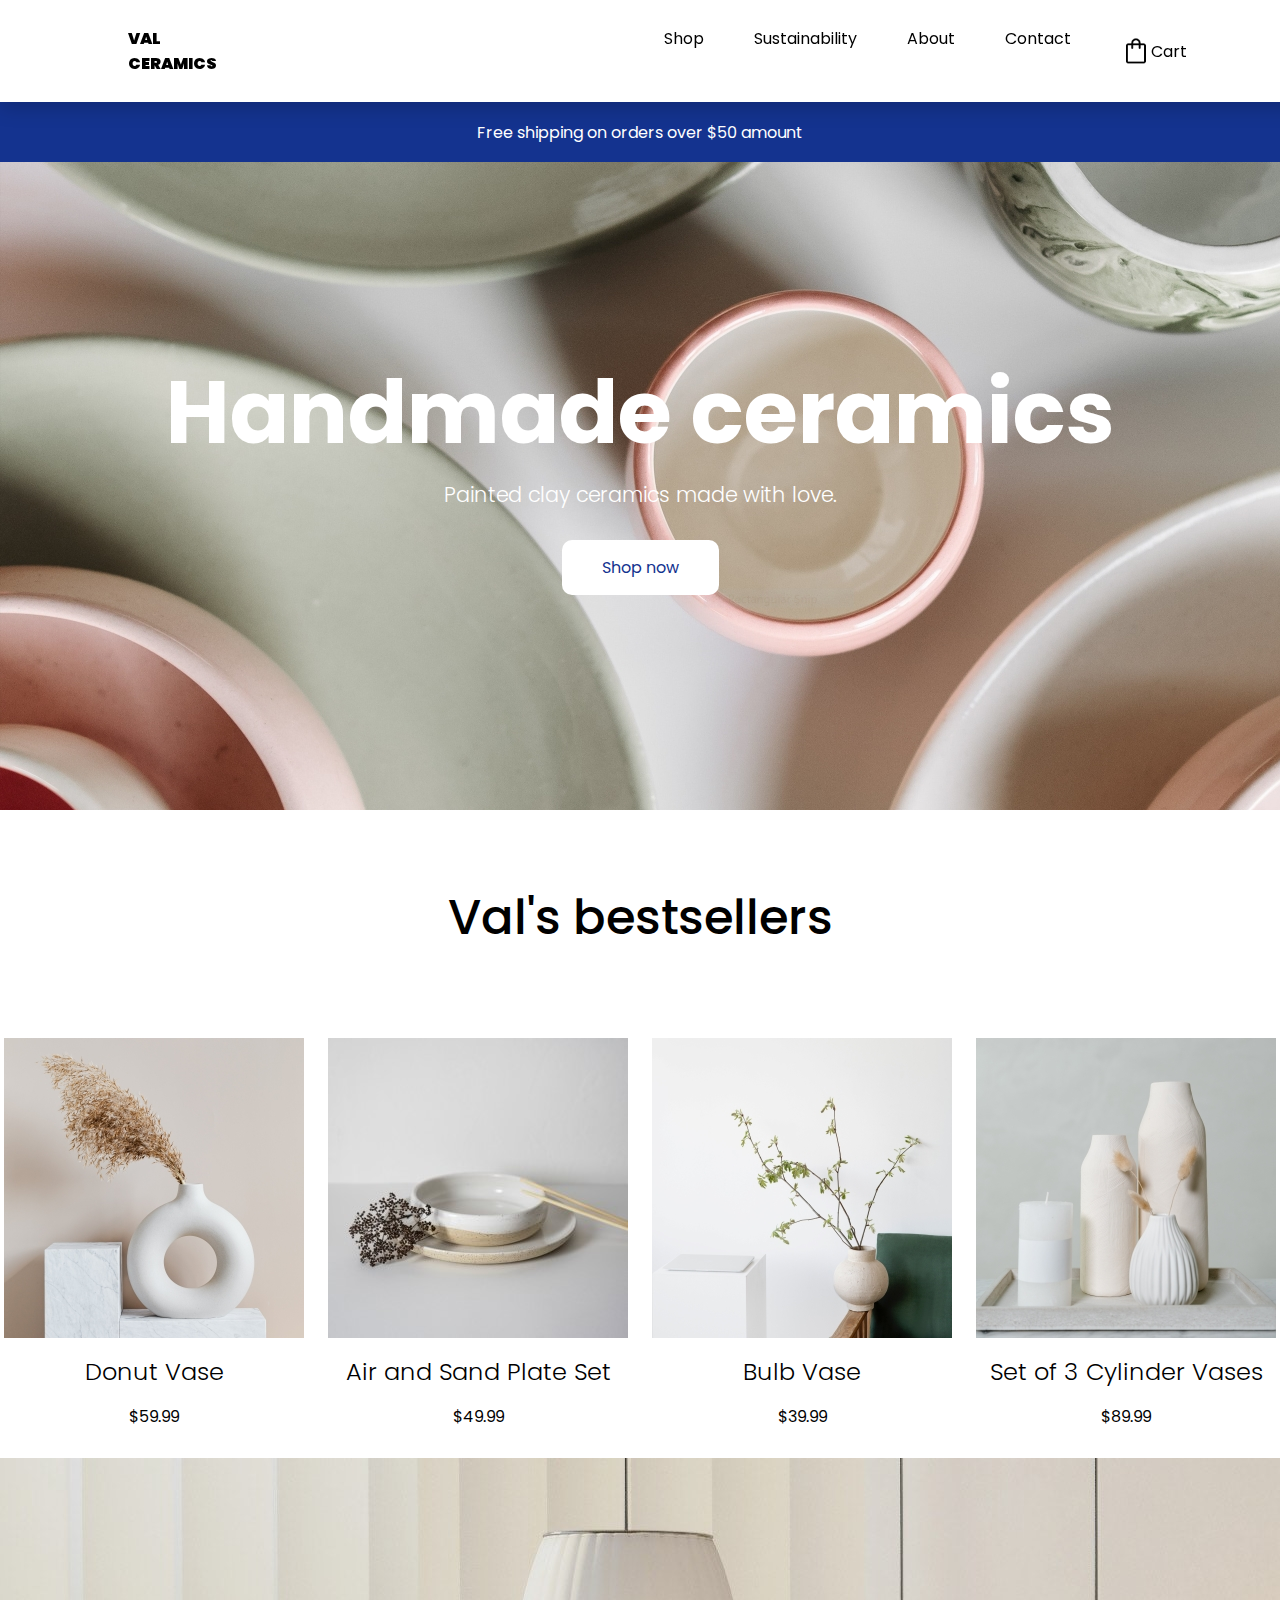
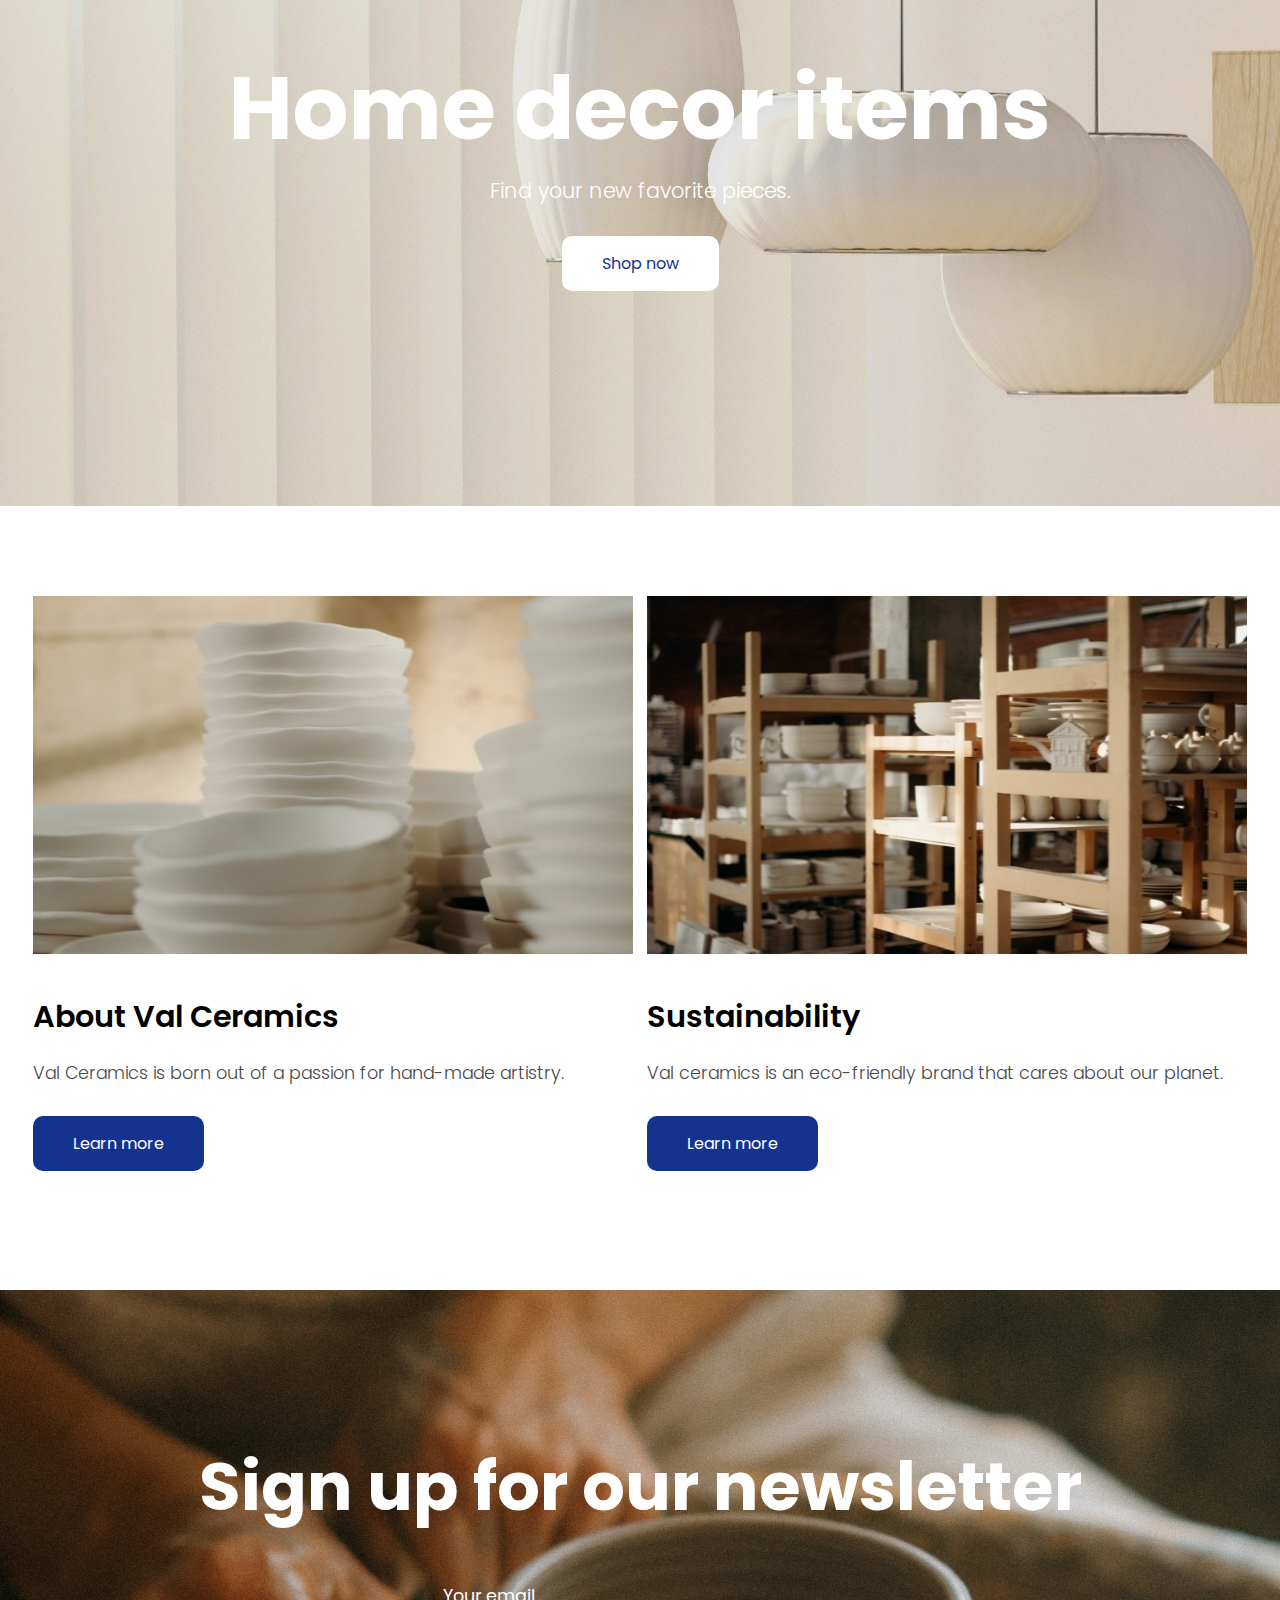
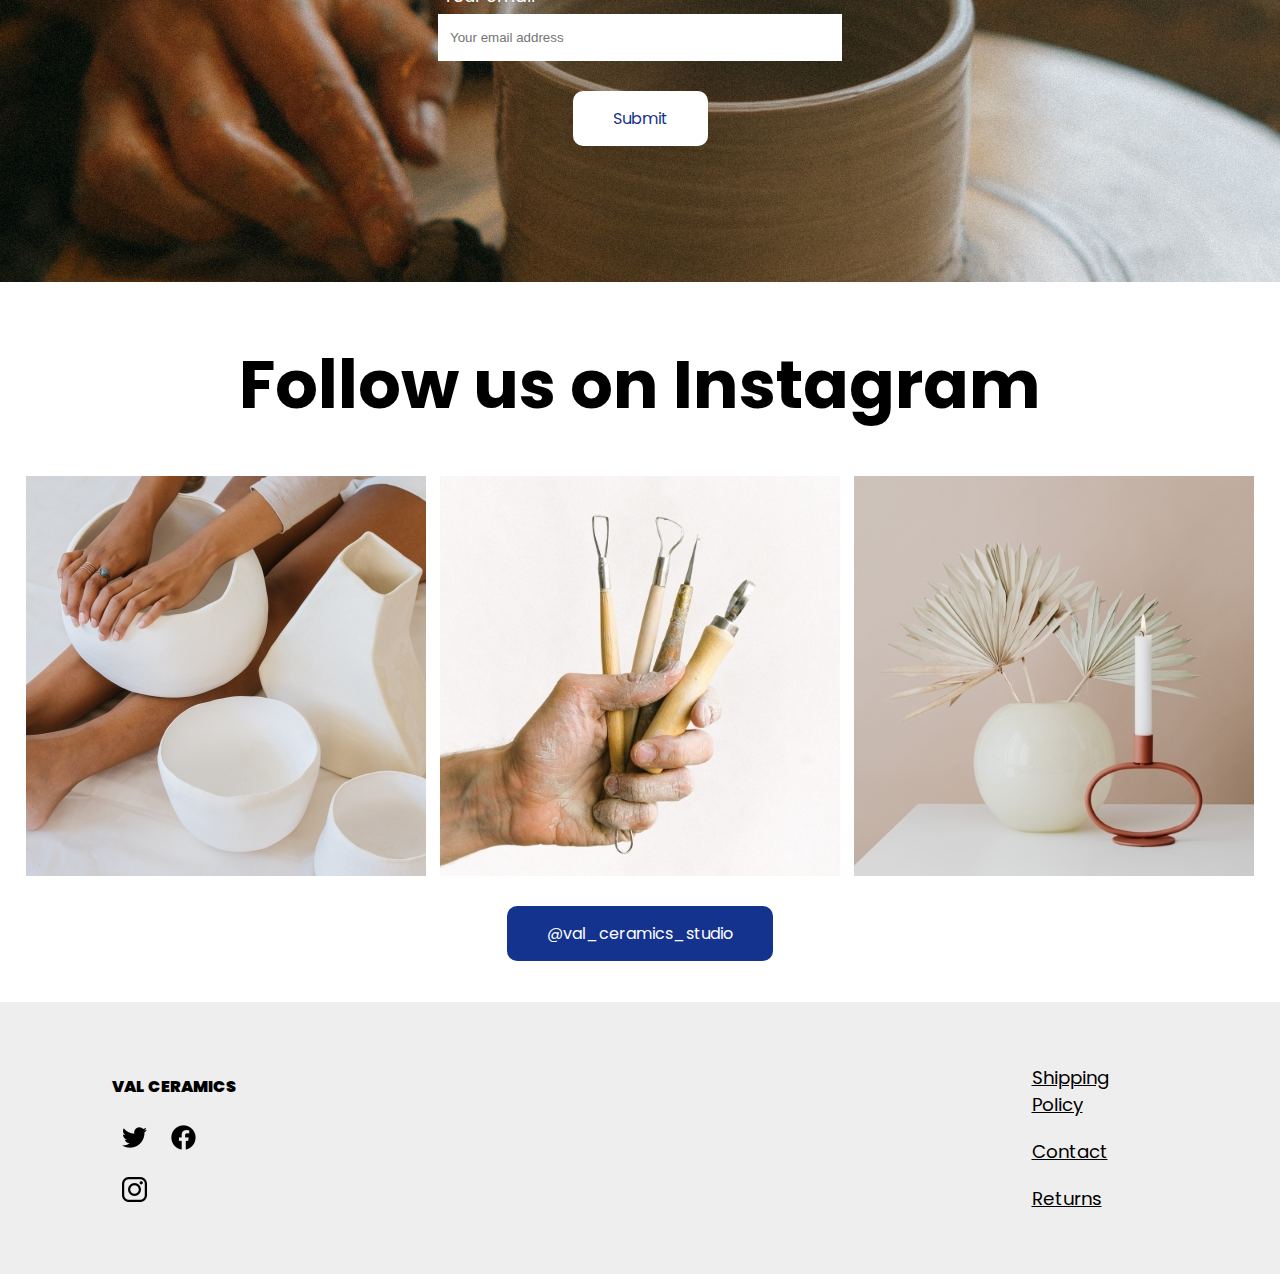
<file: index.html>
<!DOCTYPE html>
<html lang="en">
<head>
    <meta charset="UTF-8">
    <meta http-equiv="X-UA-Compatible" content="IE=edge">
    <meta name="viewport" content="width=device-width, initial-scale=1.0">
    <link href="css/styles.css" rel="stylesheet">
    <title>Val Ceramics</title>
</head>
<body>
    <header>
        <a href="index.html"><p class="logo">VAL CERAMICS</p></a>
        <div id="blankSpace"></div>

        <nav id="mainNav">
            <ul>
                <div id="shopSubmenu">
                    <li><a href="#">Shop</a></li>
                    <div id="shopDropDown">
                        <a href="shop.html">All products</a>
                        <a href="#">New Collection</a>
                    </div>
                </div>
                <li><a href="#">Sustainability</a></li>
                <li><a href="#">About</a></li>
                <li><a href="#">Contact</a></li>
            </ul>
        </nav>

        <div id="cartLink">
            <img src="images/shopping_bag_icon.png" alt="cart">
            <a href="#">Cart</a>
        </div>
    </header>

    <main>
        <div id="mainBanner">
            <p>Free shipping on orders over $50 amount</p>
        </div>

        <section id="ceramicsShopNow">
            <h1>Handmade ceramics</h1>
            <h3>Painted clay ceramics made with love.</h3>

            <a href="shop.html" class="mainButton">Shop now</a>
        </section>

        <section id="bestSellers">
            <h2>Val's bestsellers</h2>
            <div id="bestSellersContainer">
                <div class="bestSellerItems">
                    <img src="images/donut_vase.jpg" alt="donut vase">
                    <h3>Donut Vase</h3>
                    <p>$59.99</p>
                </div>

                <div class="bestSellerItems">
                    <img src="images/air_and_sand_plate_set.jpg" alt="plate set">
                    <h3>Air and Sand Plate Set</h3>
                    <p>$49.99</p>
                </div>

                <div class="bestSellerItems">
                    <img src="images/bulb_vase.jpg" alt="bulb vase">
                    <h3>Bulb Vase</h3>
                    <p>$39.99</p>
                </div>

                <div class="bestSellerItems">
                    <img src="images/set_of_3_cylinder_vases.jpg" alt="3 vases set">
                    <h3>Set of 3 Cylinder Vases</h3>
                    <p>$89.99</p>
                </div>
            </div>
        </section>

        <section id="homeDecorShopNow">
            <h1>Home decor items</h1>
            <h3>Find your new favorite pieces.</h3>
            <a href="#" class="mainButton">Shop now</a>
        </section>

        <section id="learnMore">
            <div class="learnMoreCard" id="aboutCard">
                <img src="images/about_learn_more.jpg" alt="">
                <h2>About Val Ceramics</h2>
                <h3>Val Ceramics is born out of a passion for hand-made artistry.</h3>
                <a href="#" class="mainButton">Learn more</a>
            </div>

            <div class="learnMoreCard" id="sustainabilityCard">
                <img src="images/sustainability_learn_more.jpg" alt="">
                <h2>Sustainability</h2>
                <h3>Val ceramics is an eco-friendly brand that cares about our planet.</h3>
                <a href="#" class="mainButton">Learn more</a>
            </div>
        </section>

        <section id="newsletterSignUp">
            <h1>Sign up for our newsletter</h1>
            <form id="newsletter">
                <label for="email">Your email</label>
                <input type="text" id="email" name="email" placeholder="Your email address">
                <button type="submit" class="mainButton">Submit</button>
            </form>
        </section>

        <section id="instagram">
            <h1>Follow us on Instagram</h1>
            <div id="insta_collage">
                <img src="images/insta1.jpg" alt="">
                <img src="images/insta2.jpg" alt="">
                <img src="images/insta3.jpg" alt="">
            </div>
            <a href="https://instagram.com" class="mainButton">@val_ceramics_studio</a>
        </section>
    </main>

    <footer>
        <div class="footerCol" id="footerCol1">
            <a href="index.html"><p class="logo">VAL CERAMICS</p></a>
            <div id="footerSocials">
                <a href="https://twitter.com"><img src="images/twitter-logo.png" alt=""></a>
                <a href="https://facebook.com"><img src="images/facebook-logo.png" alt=""></a>
                <a href="https://instagram.com"><img src="images/instagram-logo (1).png" alt=""></a>
            </div>
        </div>

        <div class="footerCol" id="footerCol2">
            <a href="#">Shipping Policy</a>
            <a href="#">Contact</a>
            <a href="#">Returns</a>
        </div>
    </footer>
</body>
</html>
</file>
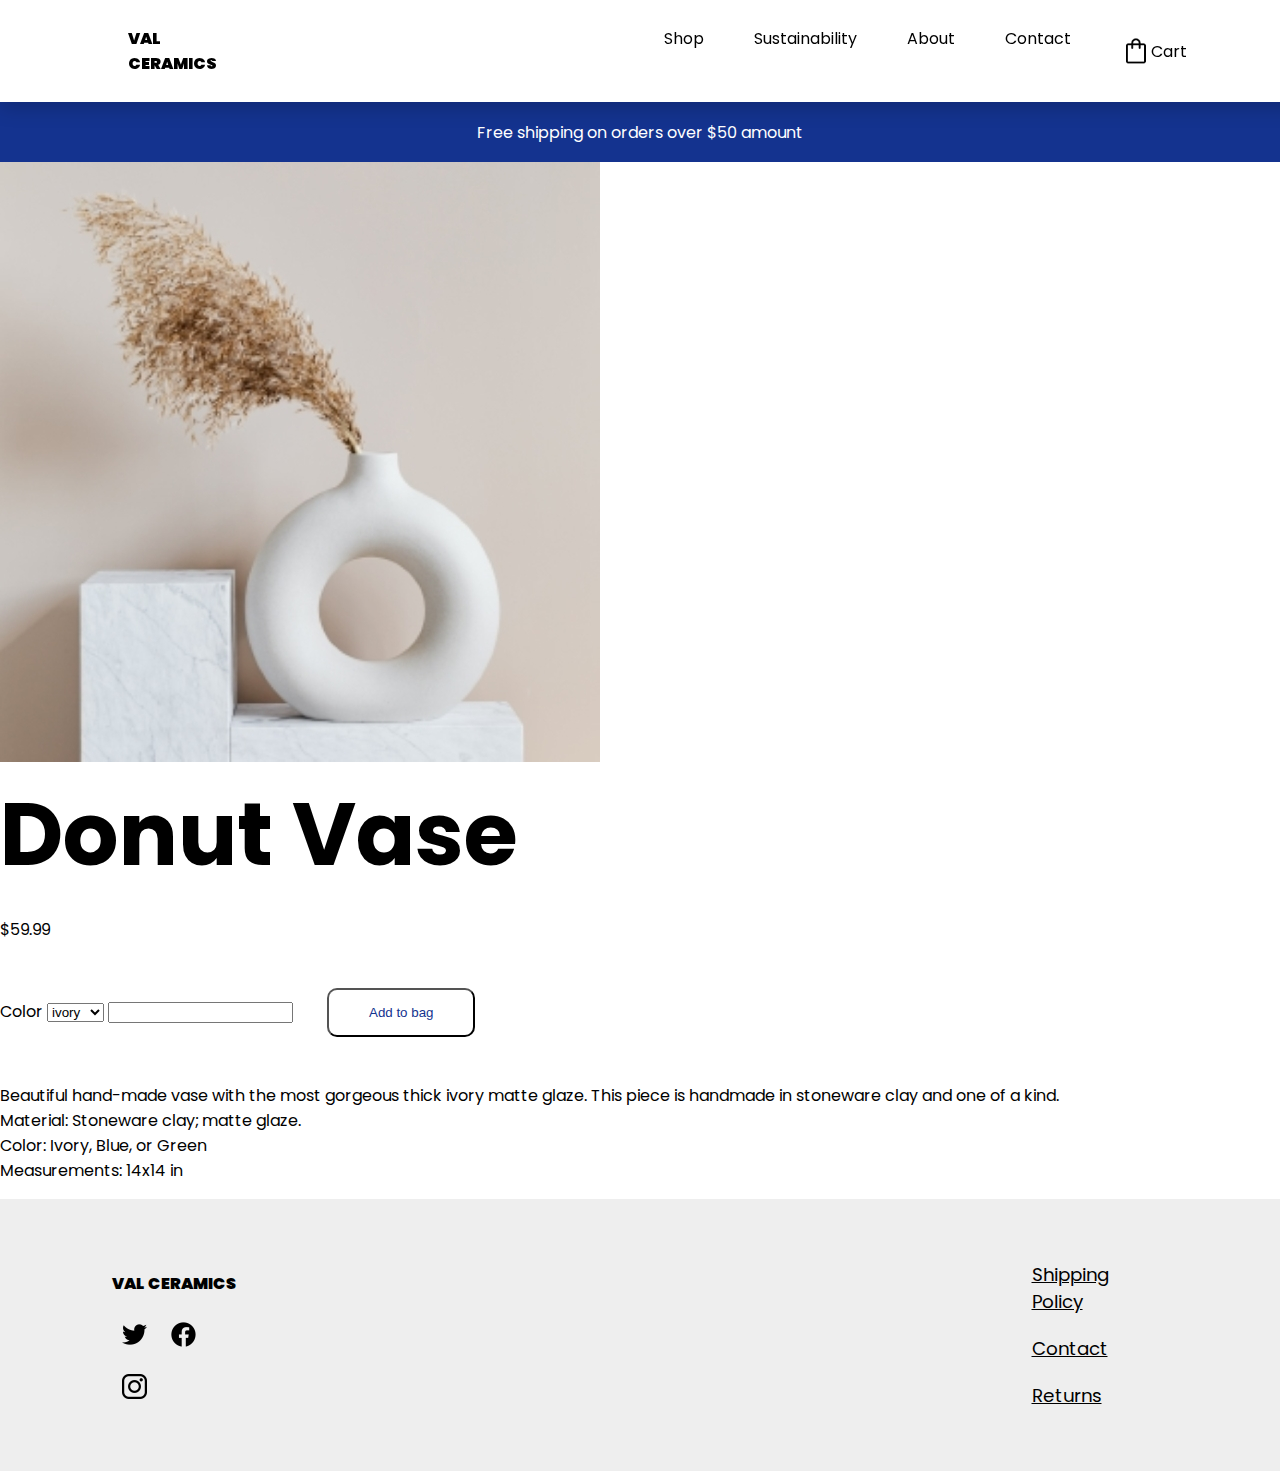
<file: donut_vase.html>
<!DOCTYPE html>
<html lang="en">
<head>
    <meta charset="UTF-8">
    <meta http-equiv="X-UA-Compatible" content="IE=edge">
    <meta name="viewport" content="width=device-width, initial-scale=1.0">
    <link href="css/styles.css" rel="stylesheet">
    <title>Val Ceramics</title>
</head>
<body>
    <header>
        <a href="index.html"><p class="logo">VAL CERAMICS</p></a>
        <div id="blankSpace"></div>

        <nav id="mainNav">
            <ul>
                <div id="shopSubmenu">
                    <li><a href="#">Shop</a></li>
                    <div id="shopDropDown">
                        <a href="#">All products</a>
                        <a href="#">New Collection</a>
                    </div>
                </div>
                <li><a href="#">Sustainability</a></li>
                <li><a href="#">About</a></li>
                <li><a href="#">Contact</a></li>
            </ul>
        </nav>

        <div id="cartLink">
            <img src="images/shopping_bag_icon.png" alt="cart">
            <a href="#">Cart</a>
        </div>
    </header>

    <main>
        <div id="mainBanner">
            <p>Free shipping on orders over $50 amount</p>
        </div>

        <section id="donutVaseShop">
            <img src="images/donut_vase_large.jpg" alt="">

            <div id="description">
                <h1>Donut Vase</h1>
                <p>$59.99</p>
                <label for="donut-select">Color</label>
                <select name="donut-select" id="donut-select">
                    <option value="ivory">ivory</option>
                    <option value="blue">blue</option>
                    <option value="green">green</option>
                </select>
                <input type="number" name="number" id="number">
                <button class="mainButton">Add to bag</button>

                <p>Beautiful hand-made vase with the most gorgeous thick ivory matte glaze. This piece is handmade in stoneware clay and one of a kind.<br/>
                    Material: Stoneware clay; matte glaze.<br/>
                    Color: Ivory, Blue, or Green<br/>
                    Measurements: 14x14 in</p>
            </div>
        </section>
    </main>

    <footer>
        <div class="footerCol" id="footerCol1">
            <a href="index.html"><p class="logo">VAL CERAMICS</p></a>
            <div id="footerSocials">
                <a href="https://twitter.com"><img src="images/twitter-logo.png" alt=""></a>
                <a href="https://facebook.com"><img src="images/facebook-logo.png" alt=""></a>
                <a href="https://instagram.com"><img src="images/instagram-logo (1).png" alt=""></a>
            </div>
        </div>

        <div class="footerCol" id="footerCol2">
            <a href="#">Shipping Policy</a>
            <a href="#">Contact</a>
            <a href="#">Returns</a>
        </div>
    </footer>
</body>
</html>
</file>
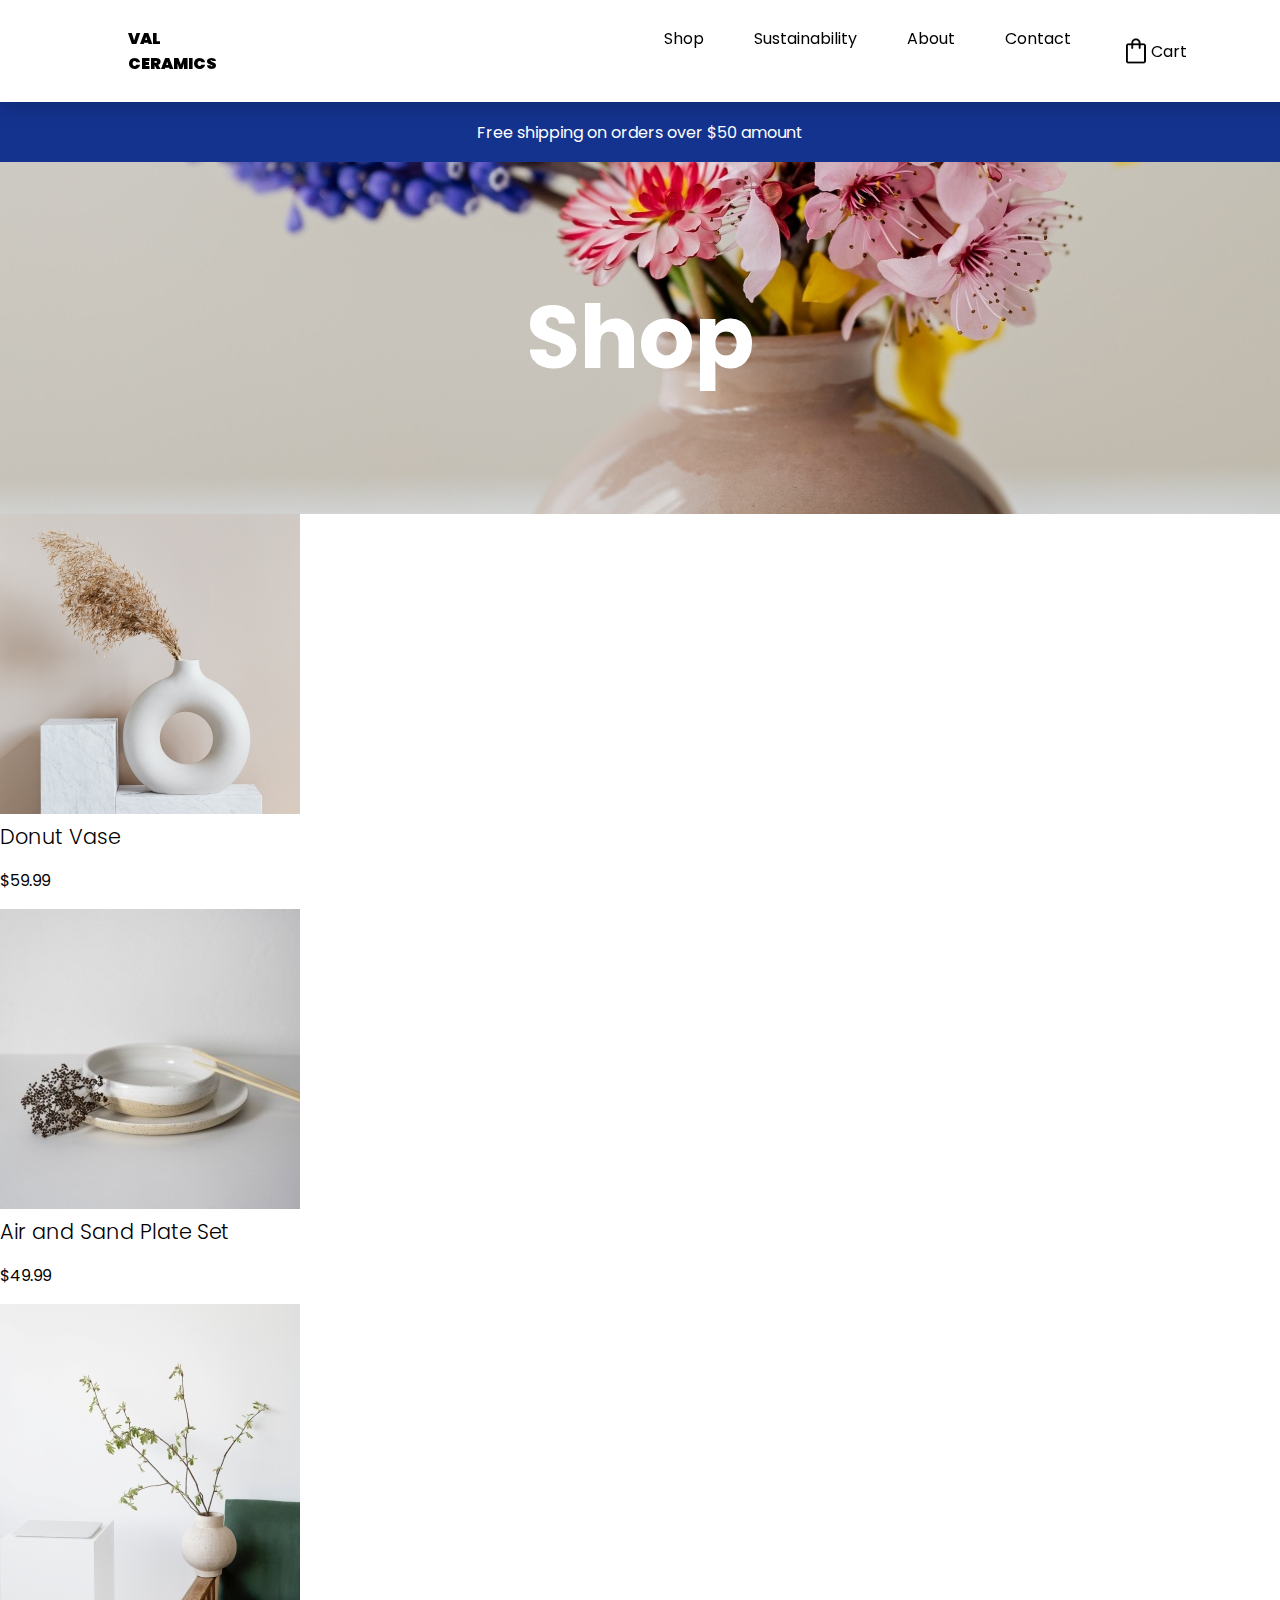
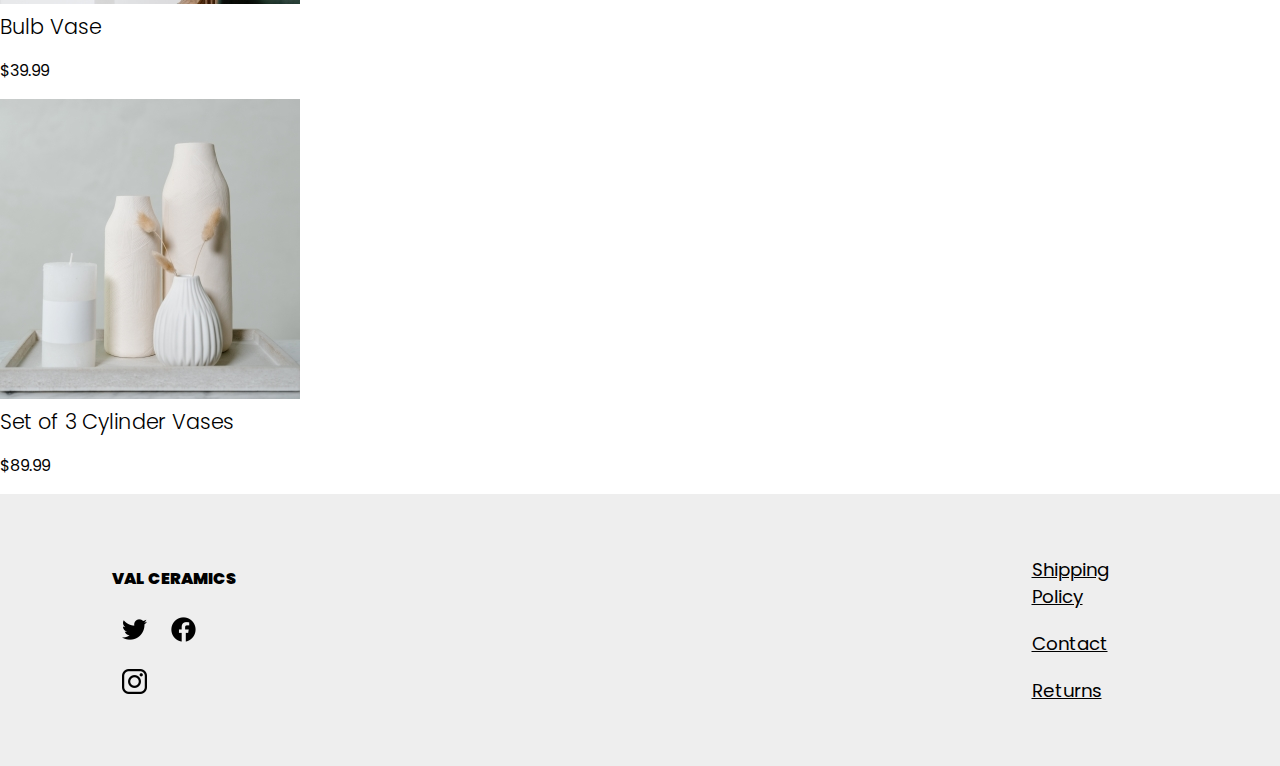
<file: shop.html>
<!DOCTYPE html>
<html lang="en">
<head>
    <meta charset="UTF-8">
    <meta http-equiv="X-UA-Compatible" content="IE=edge">
    <meta name="viewport" content="width=device-width, initial-scale=1.0">
    <link href="css/styles.css" rel="stylesheet">
    <title>Val Ceramics</title>
</head>
<body>
    <header>
        <a href="index.html"><p class="logo">VAL CERAMICS</p></a>
        <div id="blankSpace"></div>

        <nav id="mainNav">
            <ul>
                <div id="shopSubmenu">
                    <li><a href="#">Shop</a></li>
                    <div id="shopDropDown">
                        <a href="#">All products</a>
                        <a href="#">New Collection</a>
                    </div>
                </div>
                <li><a href="#">Sustainability</a></li>
                <li><a href="#">About</a></li>
                <li><a href="#">Contact</a></li>
            </ul>
        </nav>

        <div id="cartLink">
            <img src="images/shopping_bag_icon.png" alt="cart">
            <a href="#">Cart</a>
        </div>
    </header>

    <main>
        <div id="mainBanner">
            <p>Free shipping on orders over $50 amount</p>
        </div>

        <section id="shopBanner">
            <h1>Shop</h1>
        </section>

        <section id="shopContent">
            <div class="shopItems">
                <img src="images/donut_vase.jpg" alt="donut vase">
                <h3>Donut Vase</h3>
                <p>$59.99</p>
            </div>

            <div class="shopItems">
                <img src="images/air_and_sand_plate_set.jpg" alt="plate set">
                <h3>Air and Sand Plate Set</h3>
                <p>$49.99</p>
            </div>

            <div class="shopItems">
                <img src="images/bulb_vase.jpg" alt="bulb vase">
                <h3>Bulb Vase</h3>
                <p>$39.99</p>
            </div>

            <div class="shopItems">
                <img src="images/set_of_3_cylinder_vases.jpg" alt="3 vases set">
                <h3>Set of 3 Cylinder Vases</h3>
                <p>$89.99</p>
            </div>
        </section>
    </main>

    <footer>
        <div class="footerCol" id="footerCol1">
            <a href="index.html"><p class="logo">VAL CERAMICS</p></a>
            <div id="footerSocials">
                <a href="https://twitter.com"><img src="images/twitter-logo.png" alt=""></a>
                <a href="https://facebook.com"><img src="images/facebook-logo.png" alt=""></a>
                <a href="https://instagram.com"><img src="images/instagram-logo (1).png" alt=""></a>
            </div>
        </div>

        <div class="footerCol" id="footerCol2">
            <a href="#">Shipping Policy</a>
            <a href="#">Contact</a>
            <a href="#">Returns</a>
        </div>
    </footer>
</body>
</html>
</file>
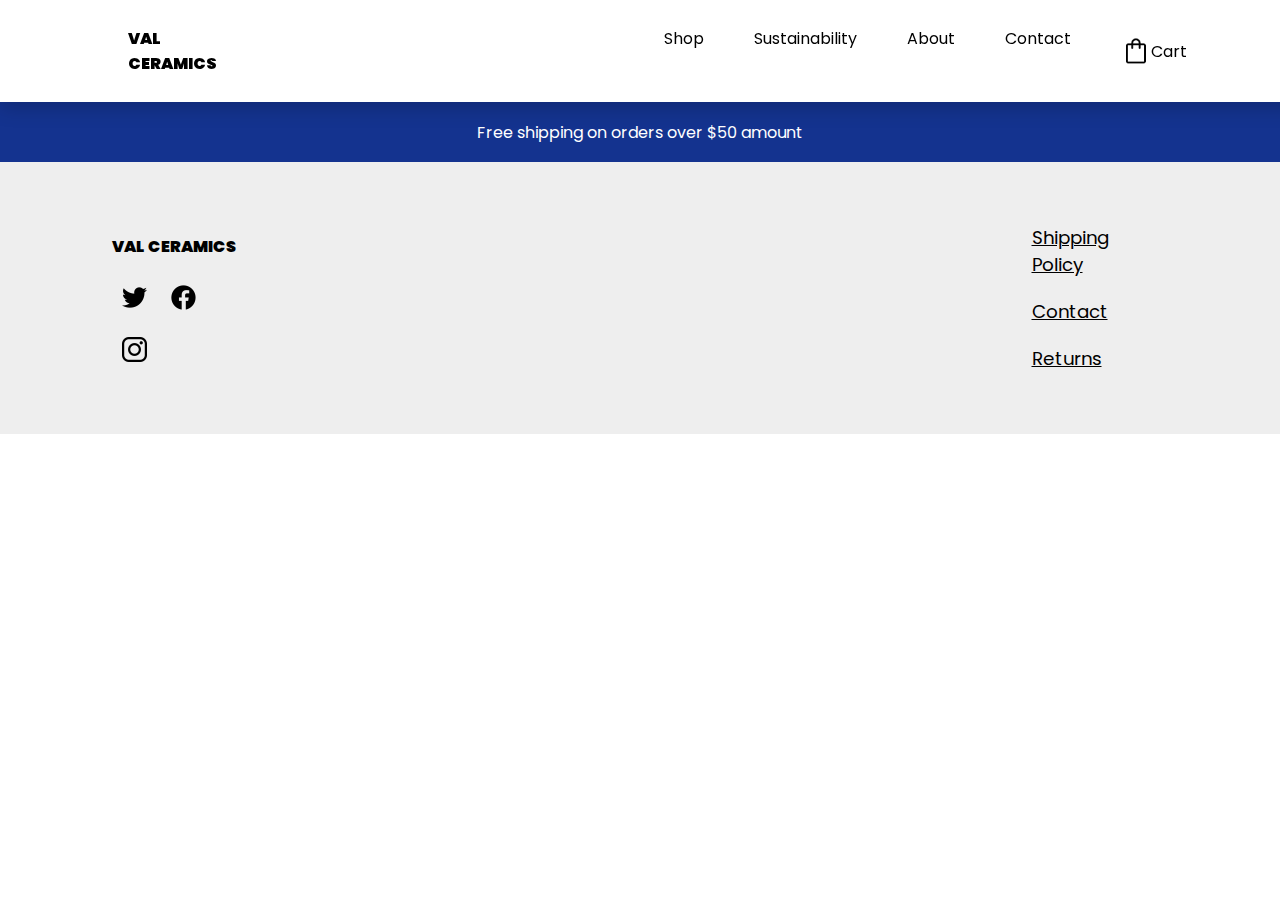
<file: template.html>
<!DOCTYPE html>
<html lang="en">
<head>
    <meta charset="UTF-8">
    <meta http-equiv="X-UA-Compatible" content="IE=edge">
    <meta name="viewport" content="width=device-width, initial-scale=1.0">
    <link href="css/styles.css" rel="stylesheet">
    <title>Val Ceramics</title>
</head>
<body>
    <header>
        <a href="index.html"><p class="logo">VAL CERAMICS</p></a>
        <div id="blankSpace"></div>

        <nav id="mainNav">
            <ul>
                <div id="shopSubmenu">
                    <li><a href="#">Shop</a></li>
                    <div id="shopDropDown">
                        <a href="#">All products</a>
                        <a href="#">New Collection</a>
                    </div>
                </div>
                <li><a href="#">Sustainability</a></li>
                <li><a href="#">About</a></li>
                <li><a href="#">Contact</a></li>
            </ul>
        </nav>

        <div id="cartLink">
            <img src="images/shopping_bag_icon.png" alt="cart">
            <a href="#">Cart</a>
        </div>
    </header>

    <main>
        <div id="mainBanner">
            <p>Free shipping on orders over $50 amount</p>
        </div>
    </main>

    <footer>
        <div class="footerCol" id="footerCol1">
            <a href="index.html"><p class="logo">VAL CERAMICS</p></a>
            <div id="footerSocials">
                <a href="https://twitter.com"><img src="images/twitter-logo.png" alt=""></a>
                <a href="https://facebook.com"><img src="images/facebook-logo.png" alt=""></a>
                <a href="https://instagram.com"><img src="images/instagram-logo (1).png" alt=""></a>
            </div>
        </div>

        <div class="footerCol" id="footerCol2">
            <a href="#">Shipping Policy</a>
            <a href="#">Contact</a>
            <a href="#">Returns</a>
        </div>
    </footer>
</body>
</html>
</file>
<file: css/styles.css>
@charset "utf-8";

@import url('https://fonts.googleapis.com/css2?family=Poppins&display=swap');

:root {
    --mainfont: 'Poppins', sans-serif;
    --accentcolor: rgb(20, 51, 143);
}

body {
    margin: 0px;
    display: flex;
    flex-flow: column;
    font-family: var(--mainfont);
    font-weight: 400;
    width: 100%;
}

a {
    text-decoration: none;
    color: inherit;
}

h1,h2,h3 {
    margin: 0px;
}

h1 {
    font-size: 5.5em;
}

h3 {
    font-weight: 300;
    font-size: 1.3em;
}

/* logo */

.logo {
    font-weight: 900;
    justify-self: start;
}

.mainButton {
    background-color: white;
    color: var(--accentcolor);
    padding: 15px 40px 15px 40px;
    border-radius: 10px;
    margin: 30px;
}

/* header */
header {
    display: flex;
    justify-content: end;
    color: black;
    padding: 10px 8em 10px 8em;
    background-color: white;
    box-shadow: 0px 5px 20px rgba(0,0,0,.2);
    width: 82.7%;
    position: sticky;
    top: 0px;
    z-index: 1;
}

header ul {
    display: flex;
    list-style: none;
}

header nav a {
    padding: 0px 25px 0px 25px;
     align-items: center;
}

header nav a:hover {
    text-decoration: underline;
}

#blankSpace {
    width: 42%;
}

#cartLink {
    padding: 0px 0px 0px 25px;
    display: flex;
    justify-content: center;
    align-items: center;
}

/*header dropdown*/

#shopDropDown {
    display: none;
    position: absolute;
    z-index: 1;
    padding: 15px;
}

#shopSubmenu {
    position: relative;
    display: inline-block;
}

#shopSubmenu:hover #shopDropDown{
    display: flex;
    flex-flow: column;
    background-color: white;
    width: 170px;
    border-radius: 7px;
    box-shadow: 5px 5px 20px rgba(0,0,0,.2);
}

/* homepage banner */

#mainBanner {
    background-color: var(--accentcolor);
    color: white;
    padding: 1.1em;
    text-align: center;
}

#mainBanner p {
    margin: 0px;
}

/* ceramics shop now section */

#ceramicsShopNow {
    background-image: url("../images/shopnow.jpg");
    height: 40.5em;
    display: flex;
    flex-direction: column;
    align-items: center;
    justify-content: center;
    color: white;
}

/*best sellers section*/

#bestSellers {
    display: flex;
    flex-flow: column;
    align-items: center;
    height: 40.5em;
}

#bestSellersContainer {
    display: flex;
    flex-flow: row;
}

#bestSellers h2 {
    padding: 1.5em;
    font-size: 3em;
    font-weight: 500;
}

.bestSellerItems {
    padding: 12px;
    text-align: center;
}

.bestSellerItems p {
    margin: 6px;
}

.bestSellerItems h3 {
    padding: 9px;
    font-size: 1.5em;
}

.bestSellerItems img {
    transition: filter 500ms;
    filter: brightness(100%);
}
.bestSellerItems img:hover {
    transition: filter 500ms;
    filter: brightness(70%);
}

/*home decor shop now section*/

#homeDecorShopNow {
    background-image: url("../images/home_decor_img.jpg");
    height: 40.5em;
    display: flex;
    flex-direction: column;
    align-items: center;
    justify-content: center;
    color: white;
}

/*learn more section*/

#learnMore {
    height: 49em;
    background-color: white;
    display: flex;
    justify-content: center;
    align-items: center;
}

.learnMoreCard {
    display: flex;
    flex-flow: column wrap;
    width: 600px;
    padding: 7px;
}

.learnMoreCard h3 {
    font-size: 1.1em;
    color:rgb(72, 72, 72);
}

.learnMoreCard h2 {
    padding: 40px 0px 20px 0px;
    font-size: 1.9em;
    font-weight: 600;
}

.learnMoreCard a {
    background-color: var(--accentcolor);
    color: white;
    width: fit-content;
    margin: 30px 0px;
}

/*newsletter sign up section*/

#newsletterSignUp {
    height: 37em;
    background-image: url(../images/newsletter.jpg);
    display: flex;
    flex-flow: column;
    justify-content: center;
    align-items: center;
    color: white;
}

#newsletter {
    display: flex;
    flex-flow: column;
    justify-content: center;
    align-items: center;
}

#newsletter label {
    align-self: flex-start;
    font-size: 1.1em;
    padding: 5px;
}

#newsletter input {
    width: 400px;
    height: 45px;
    border: none;
}

#newsletter input::placeholder {
    padding: 10px;
    font: var(--mainfont);
}

#newsletter button {
    border: none;
    background-color: white;
    color: var(--accentcolor);
    padding: 15px 40px 15px 40px;
    border-radius: 10px;
    margin: 30px;
    font-size: 1.1em;
    font: var(--mainfont);
}

#newsletterSignUp h1, #instagram h1 {
    font-size: 4.2em;
    padding: 40px 0px;
}

/*instagram section*/

#instagram {
    height: 45em;
    display: flex;
    flex-flow: column;
    justify-content: center;
    align-items: center;
}

#instagram a {
    background-color: var(--accentcolor);
    color: white;
}

#insta_collage {
    display: flex;
    flex-flow: row;
}

#insta_collage img {
    padding: 0px 7px;
}

/* footer */

footer {
    background-color: rgb(238, 238, 238);
    height: 17em;
    display: flex;
    align-items: center;
}

.footerCol {
    padding: 0px 7em;
    display: flex;
    flex-flow: column;
}

#footerSocials img {
    padding: 10px;
    height: 25px;
}

#footerCol2 {
    margin-left: 550px;
    font-size: 1.15em;
}

#footerCol2 a {
    padding: 10px 0px;
    text-decoration: underline;
}

/*Shop page */

/*shop banner*/

#shopBanner {
    height: 22em;
    background-image: url('../images/shop_page.jpg');
    display: flex;
    justify-content: center;
    align-items: center;
    color: white;
}
</file>
